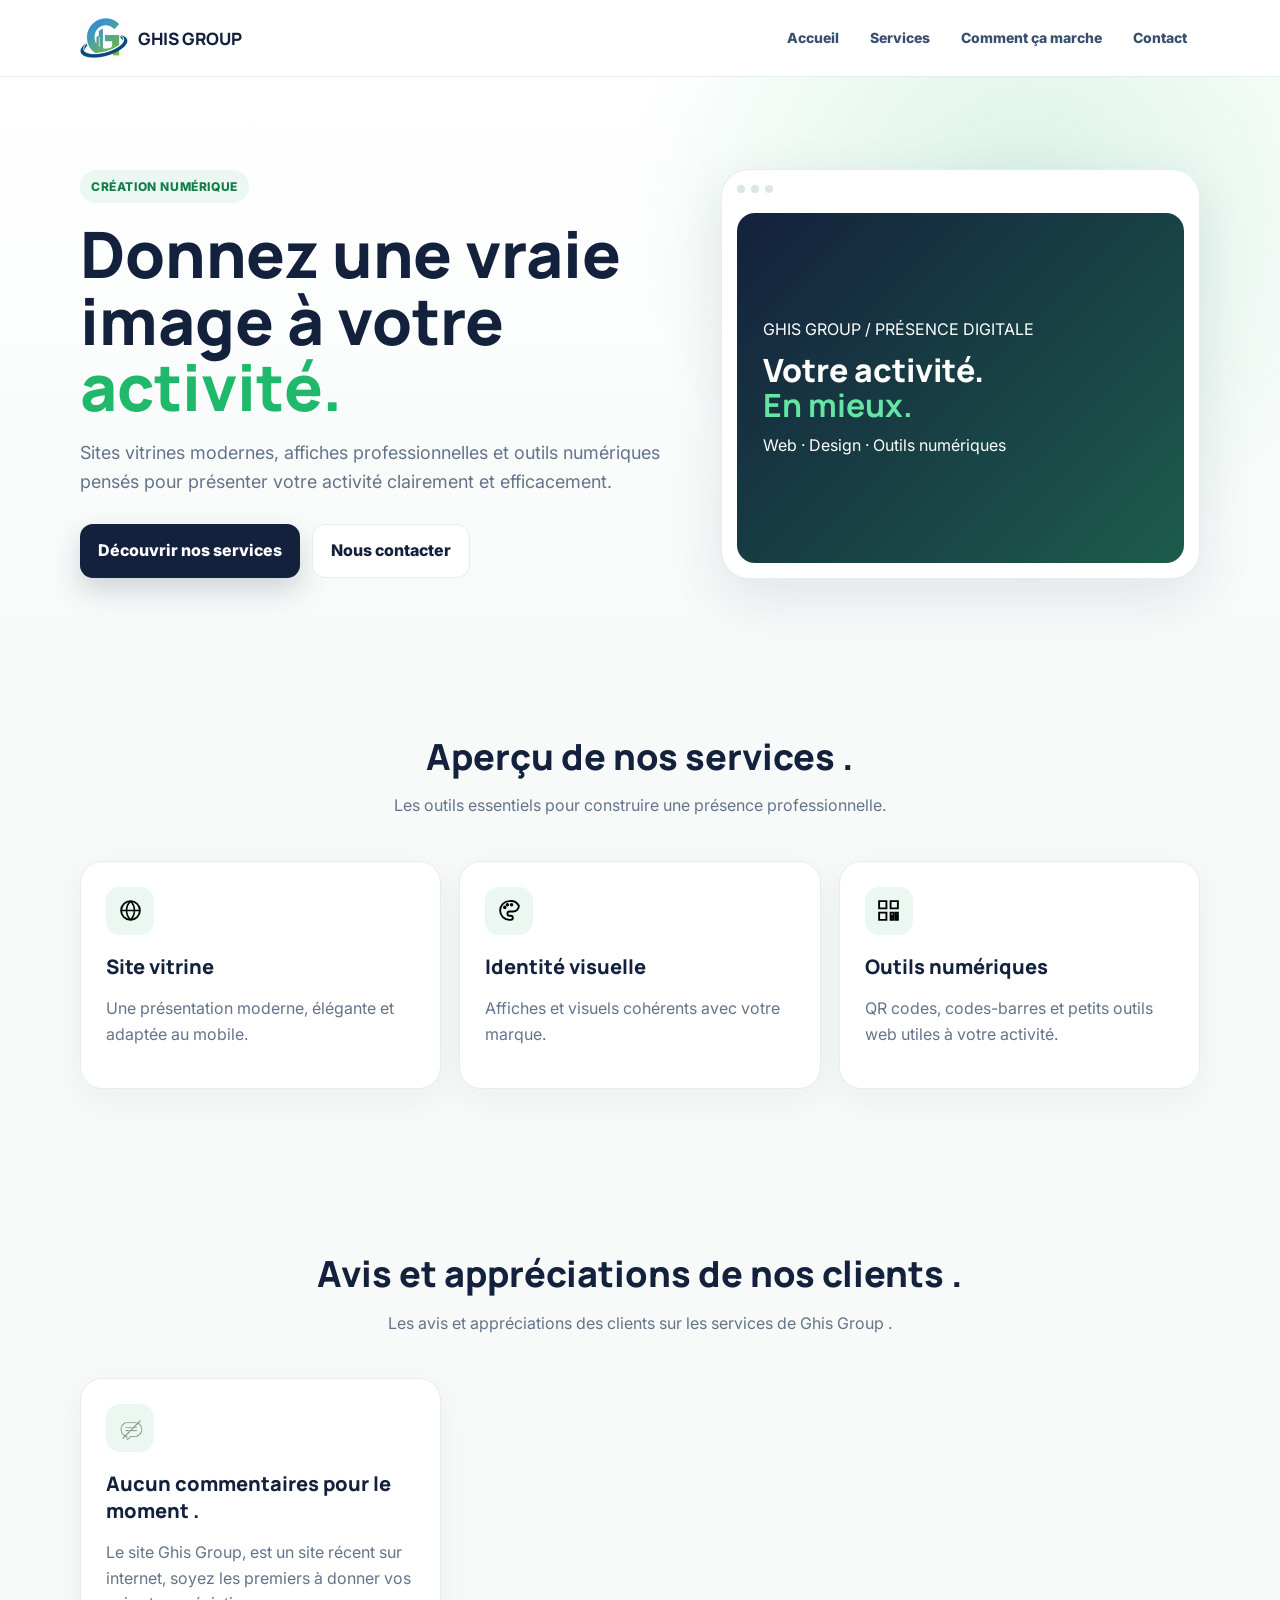
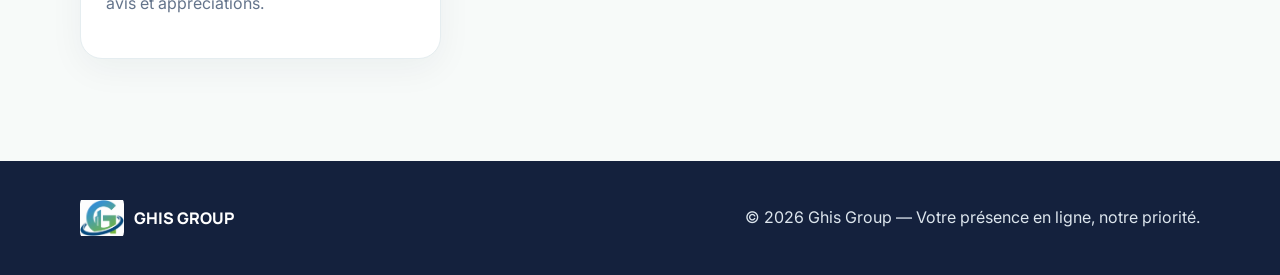
<file: index.html>
<!doctype htmlt>
  <html lang="fr">
  <head>
    <meta charset="utf-8">
    <meta name="viewport" content="width=device-width,initial-scale=1">
    <meta name="description" content="Ghis Group propose la création de sites web statiques modernes, la réalisation d'affiches professionnelles et la création de codes-barres et QR codes.">
    <meta name="google-site-verification" content="HmiMxPRSts0XyY6ig1wnrecAoasK3PknAayBUmInspU" />
    <title>Ghis Group — Création de sites web statiques, affiches, code barres & QR Codes</title>
    <link rel="stylesheet" href="css/style.css">
    <link rel="icon" href="/favicon.png" type="image/png">
<link rel="apple-touch-icon" href="/favicon.png">
    <script type="application/ld+json">
{
  "@context": "https://schema.org",
  "@type": "WebSite",
  "name": "Ghis Group",
  "url": "https://tchipservice85-cell.github.io/"
}
    </script>
    
    
  </head>
  <body>
    <header class="nav">
      <div class="container nav-inner">
        <a class="brand" href="index.html">
          <img src="assets/Ghis_Group.webp" alt="Logo Ghis Group">
          <span>GHIS GROUP</span>
          
        </a>
        <input id="menu-toggle" class="menu-toggle" type="checkbox">
        <label for="menu-toggle" class="menu-button" aria-label="Ouvrir le menu">
          <span>
            
          </span>
          <span>
            
          </span>
          <span>
            
          </span>
        </label>
        
        <nav class="menu">
          <a href="index.html">Accueil</a>
          <a href="services.html">Services</a>
          <a href="comment-ca-marche.html">Comment ça marche</a>
          <a href="contact.html">Contact</a>
          
        </nav>
      </div>
    </header>
    <main>
      <section class="hero">
        <div class="container hero-grid">
          <div class="reveal">
            <span class="eyebrow">Création numérique</span>
            <h1>Donnez une vraie image à votre <span>activité.</span>
              
            </h1>
            <p>Sites vitrines modernes, affiches professionnelles et outils numériques pensés pour présenter votre activité clairement et efficacement.</p>
            <div class="actions">
              <a class="btn btn-primary" href="services.html">Découvrir nos services</a>
              <a class="btn btn-secondary" href="contact.html">Nous contacter</a>
              
            </div></div>
          <div class="mockup reveal">
            <div class="mockbar">
              <i class="dot"></i>
              <i class="dot"></i>
              <i class="dot"></i>
              
            </div>
            <div class="screen">
              <span>GHIS GROUP / PRÉSENCE DIGITALE</span>
              <h3>Votre activité.<br>
                <strong>En mieux.</strong>
                
              </h3>
              <span>Web · Design · Outils numériques</span>
              
            </div></div></div>
      </section>
      <section class="section">
        <div class="container">
          <div class="section-head reveal">
            <h2>Aperçu de nos services .</h2>
            <p>Les outils essentiels pour construire une présence professionnelle.</p>
            
          </div>
          <div class="cards">
            <article class="card reveal">
            <div class="icon">
              <img src="assets/icons/globe.svg" alt=""></div><h3>Site vitrine</h3><p>Une présentation moderne, élégante et adaptée au mobile.</p></article><article class="card reveal"><div class="icon"><img src="assets/icons/palette.svg" alt=""></div>
            <h3>Identité visuelle</h3>
            <p>Affiches et visuels cohérents avec votre marque.</p>
            
          </article>
            <article class="card reveal">
              <div class="icon">
                <img src="assets/icons/qr.svg" alt="">
                
              </div>
              <h3>Outils numériques</h3>
              <p>QR codes, codes-barres et petits outils web utiles à votre activité.</p>
              
            </article>
            
          </div>
        </div>
      </section>
      
      
      <section class="section">
        <div class="container">
          <div class="section-head reveal">
            <h2>Avis et appréciations de nos clients .</h2>
            <p>Les avis et appréciations des clients sur les services de Ghis Group .</p>
            
          </div>
          <div class="cards">
            
            <article class="card reveal"><div class="icon">
              <img src="assets/icons/aucun.svg" alt=""></div>
            <h3>Aucun commentaires pour le moment .</h3>
            <p>Le site Ghis Group, est un site récent sur internet, soyez les premiers à donner vos avis et appréciations.</p>
            
          </div>
        </div>
      </section>
    </main>
    <footer>
      <div class="container footer-inner">
        <a class="footer-brand" href="index.html">
          <img src="assets/Ghis_Group.webp" alt="Logo Ghis Group">
            <span>GHIS GROUP</span>
          
        </a>
        <span>© 2026 Ghis Group — Votre présence en ligne, notre priorité.</span>
        
      </div>
    </footer>
    <script src="js/app.js">
    </script>
  </body>
 </html>
</file>
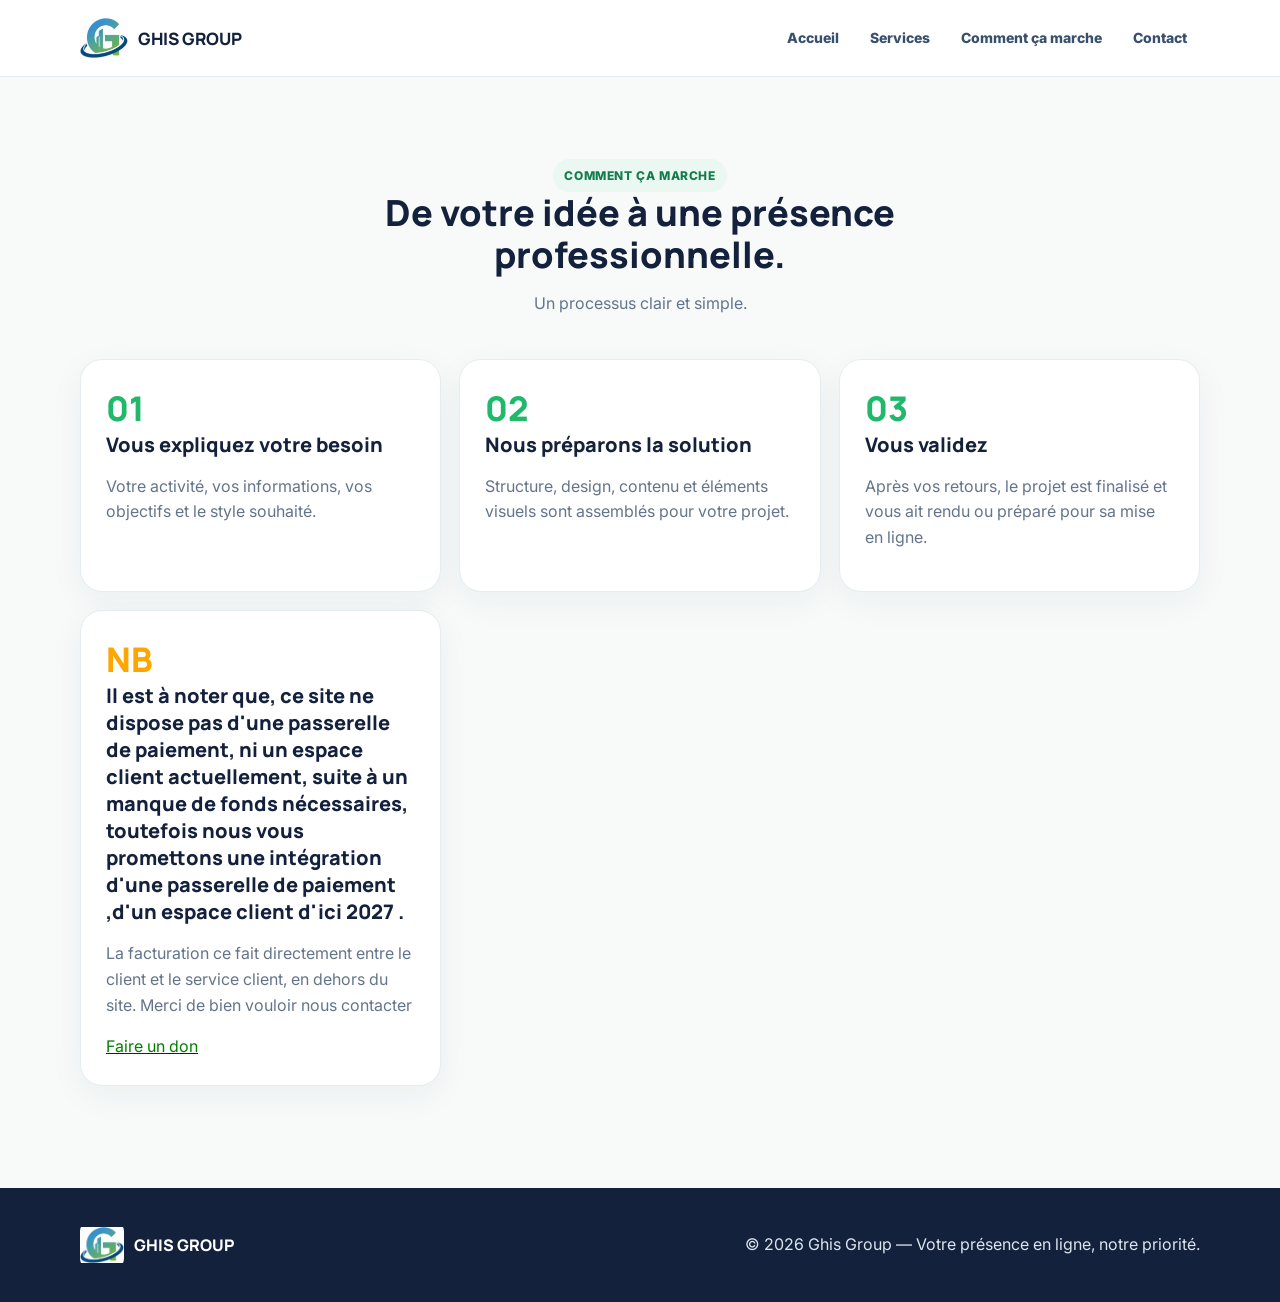
<file: comment-ca-marche.html>
<!doctype html><html lang="fr"><head><meta charset="utf-8"><meta name="viewport" content="width=device-width,initial-scale=1"><title>Comment ça marche — Ghis Group</title><meta name="description" content="Ghis Group — création de sites vitrines, affiches et solutions numériques."><link rel="stylesheet" href="css/style.css"></head><body><header class="nav"><div class="container nav-inner"><a class="brand" href="index.html"><img src="assets/Ghis_Group.webp" alt="Logo Ghis Group"><span>GHIS GROUP</span></a><input id="menu-toggle" class="menu-toggle" type="checkbox"><label for="menu-toggle" class="menu-button" aria-label="Ouvrir le menu"><span></span><span></span><span></span></label><nav class="menu"><a href="index.html">Accueil</a><a href="services.html">Services</a><a href="comment-ca-marche.html">Comment ça marche</a><a href="contact.html">Contact</a></nav></div></header><main><section class="section"><div class="container"><div class="section-head reveal"><span class="eyebrow">Comment ça marche</span><h2>De votre idée à une présence professionnelle.</h2><p>Un processus clair et simple.</p></div>
  <div class="steps">
    <div class="step reveal">
      <div class="number">01</div>
      <h3>Vous expliquez votre besoin</h3>
      <p>Votre activité, vos informations, vos objectifs et le style souhaité.</p></div>
    <div class="step reveal">
      <div class="number">02</div>
      <h3>Nous préparons la solution</h3>
      <p>Structure, design, contenu et éléments visuels sont assemblés pour votre projet.</p>
    </div>
    <div class="step reveal">
      <div class="number">03</div>
      <h3>Vous validez</h3>
  <p>Après vos retours, le projet est finalisé et vous ait rendu ou préparé pour sa mise en ligne.</p>
    </div>
    <div class="step reveal">
      <div class="number" style="color: orange;">NB</div>
      <h3>Il est à noter que, ce site ne dispose pas d'une passerelle de paiement, ni un espace client actuellement, suite à un manque de fonds nécessaires, toutefois nous vous promettons une intégration d'une passerelle de paiement ,d'un espace client d'ici 2027 .</h3>
      <p>La facturation ce fait directement entre le client et le service client, en dehors du site. Merci de bien vouloir nous contacter</p>
      <u>
        <a href="donate.html" style="color: green;">Faire un don</a>
      </u>
    </div>
  </div>
</div>
</section>
 </main>
  <footer>
    <div class="container footer-inner">
      <a class="footer-brand" href="index.html">
        <img src="assets/Ghis_Group.webp" alt="Logo Ghis Group">
        <span>GHIS GROUP</span>
      </a><span>© 2026 Ghis Group — Votre présence en ligne, notre priorité.</span>
    </div>
  </footer>
  <script src="js/app.js">
  </script>
</body></html>
</file>
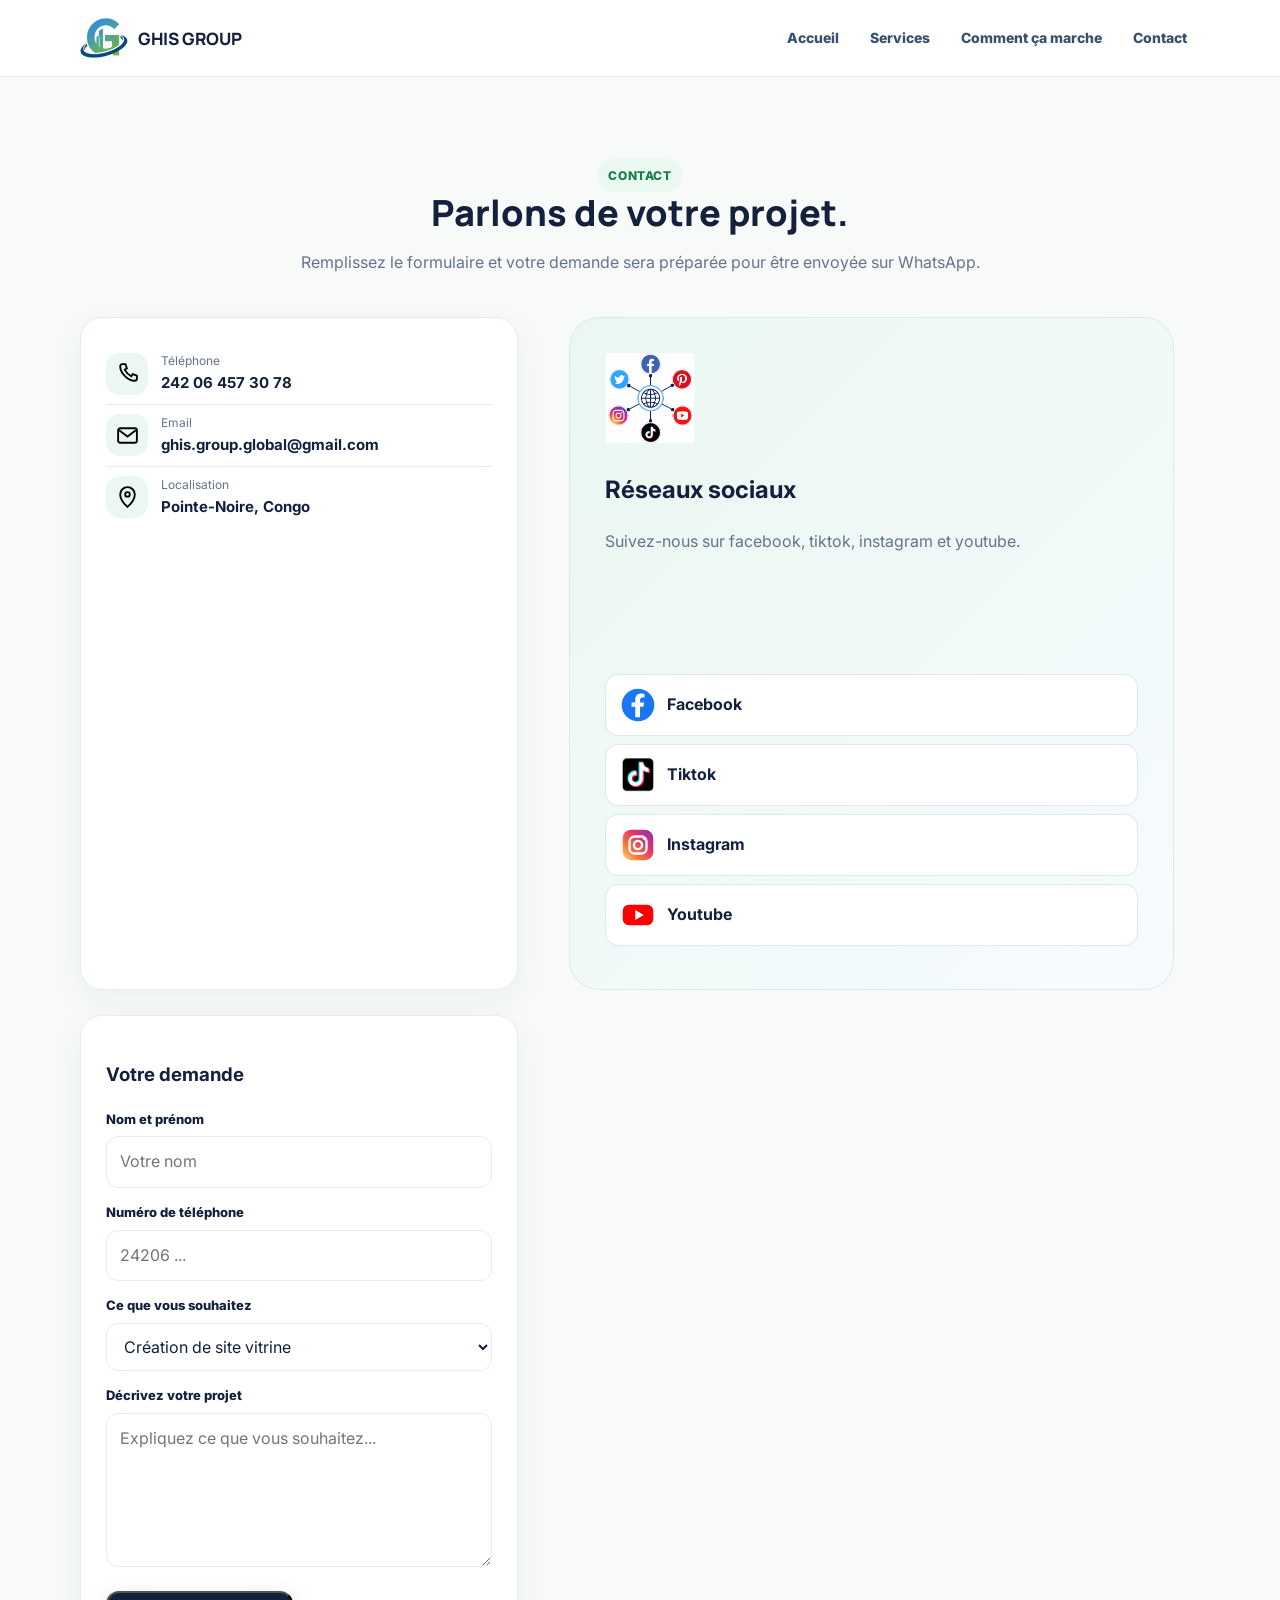
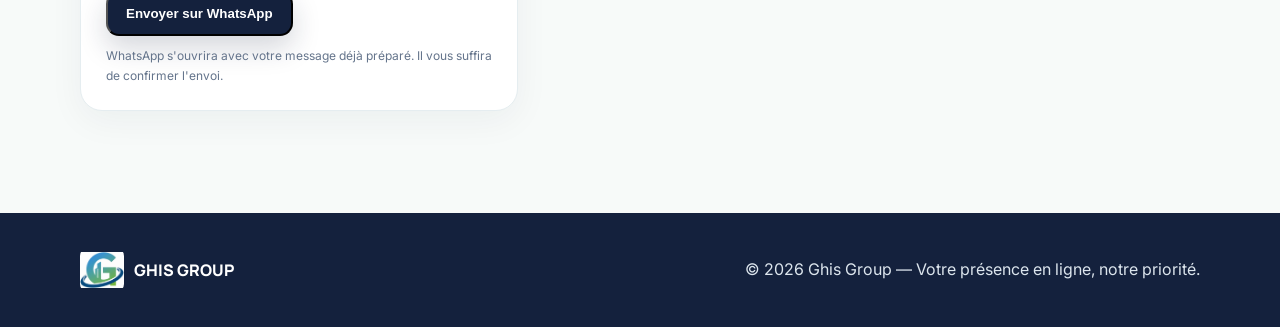
<file: contact.html>
<!doctype html><html lang="fr"><head><meta charset="utf-8"><meta name="viewport" content="width=device-width,initial-scale=1"><title>Contact — Ghis Group</title><meta name="description" content="Ghis Group — création de sites vitrines, affiches et solutions numériques."><link rel="stylesheet" href="css/style.css"></head><body>
  <header class="nav">
    <div class="container nav-inner">
    <a class="brand" href="index.html">
      <img src="assets/Ghis_Group.webp" alt="Logo Ghis Group"><span>GHIS GROUP</span></a>
    <input id="menu-toggle" class="menu-toggle" type="checkbox">
      <label for="menu-toggle" class="menu-button" aria-label="Ouvrir le menu">
        <span></span><span></span><span></span></label><nav class="menu"><a href="index.html">Accueil</a><a href="services.html">Services</a><a href="comment-ca-marche.html">Comment ça marche</a>
          <a href="contact.html">Contact</a></nav></div></header>
  <main>
    <section class="section">
      <div class="container">
      <div class="section-head reveal">
        <span class="eyebrow">Contact</span>
        <h2>Parlons de votre projet.</h2><p>Remplissez le formulaire et votre demande sera préparée pour être envoyée sur WhatsApp.</p></div>
      <div class="contact-grid">
        <div class="contact-box reveal">
          <div class="contact-row">
            <div class="icon">
              <img src="assets/icons/phone.svg" alt="">
               </div>
            <div>
              <small>Téléphone</small><strong>242 06 457 30 78</strong>
              
            </div></div>
          <div class="contact-row">
            <div class="icon">
              <img src="assets/icons/mail.svg" alt=""></div>
            <div><small>Email</small>
              <strong>ghis.group.global@gmail.com</strong>
              
            </div>
          </div>
          <div class="contact-row">
            <div class="icon">
              <img src="assets/icons/location.svg" alt=""></div>
            <div>
              <small>Localisation</small>
              <strong>Pointe-Noire, Congo</strong>
              
            </div></div></div>
      
      <section>
    <div class="wrap">
      <div class="contact">
        <div>
      <img src="assets/icons/reseaux-sociaux.svg" alt="Chat" style="width:90px;height:90px"><h2>Réseaux sociaux</h2>
      <p>Suivez-nous sur facebook, tiktok, instagram et youtube.</p>
      </div>
      <div>
        <a class="contact-item" href="https://www.facebook.com/profile.php?id=61587709744842">
        <img src="assets/icons/facebook.svg" alt="Téléphone">
        <span data-cms-phone>Facebook</span>
        </a>
        <a class="contact-item" href="tiktok.com/@tchipservice">
        <img src="assets/icons/tiktok.svg" alt="Téléphone">
        <span data-cms-phone>Tiktok</span>
        </a>
        <a class="contact-item" href="https://www.instagram.com/tchimpounaghislain?igsh=bzR3ZHlkcDVuNWpv">
          <img src="assets/icons/instagram.svg" alt="E-mail">
          <span data-cms-email>Instagram</span>
        </a>
        <a class="contact-item" href="https://youtube.com/@ghis_group?si=rC_FfP3HOGkXeurT">
        <img src="assets/icons/youtube.svg" alt="Téléphone">
        <span data-cms-phone>Youtube</span>
        </a>
      </div>
    </div></div>
  </section>
      <form class="contact-box reveal" id="contact-form">
        <h3>Votre demande</h3><label for="name">Nom et prénom</label>
        <input id="name" name="name" required placeholder="Votre nom">
        <label for="phone">Numéro de téléphone</label>
        <input id="phone" name="phone" type="tel" required placeholder="24206 ...">
        <label for="service">Ce que vous souhaitez</label>
        <select id="service" name="service" required>
          <option>Création de site vitrine</option>
          <option>Création d'affiche</option><option>QR code</option>
          <option>Code-barres</option>
          <option>Création de CV</option>
          <option>Création de logo, icon</option>
          <option>Autre demande</option></select><label for="details">Décrivez votre projet</label><textarea id="details" name="details" rows="5" required placeholder="Expliquez ce que vous souhaitez..."></textarea><button class="btn btn-primary" type="submit">Envoyer sur WhatsApp</button><p class="form-note">WhatsApp s'ouvrira avec votre message déjà préparé. Il vous suffira de confirmer l'envoi.</p></form></div></div></section></main><footer><div class="container footer-inner"><a class="footer-brand" href="index.html"><img src="assets/Ghis_Group.webp" alt="Logo Ghis Group"><span>GHIS GROUP</span></a><span>© 2026 Ghis Group — Votre présence en ligne, notre priorité.</span></div></footer><script src="js/app.js"></script></body></html>
</file>
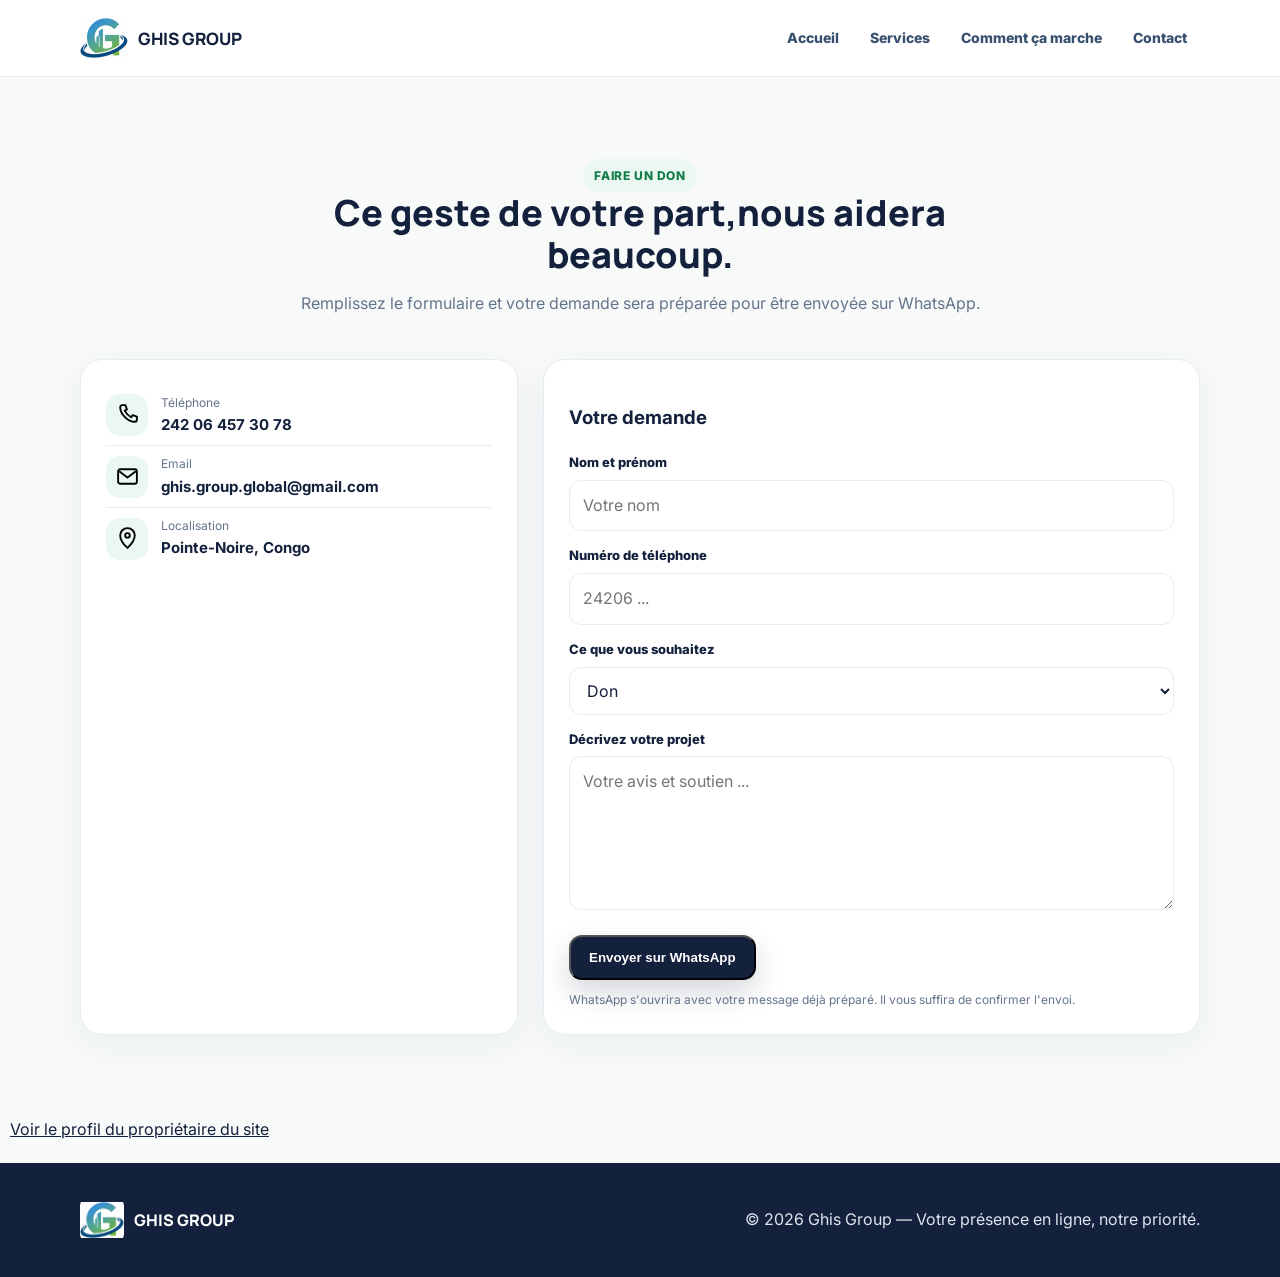
<file: donate.html>
<!doctype html><html lang="fr"><head><meta charset="utf-8"><meta name="viewport" content="width=device-width,initial-scale=1"><title>Contact — Ghis Group</title><meta name="description" content="Ghis Group — création de sites vitrines, affiches et solutions numériques."><link rel="stylesheet" href="css/style.css"></head><body>
  <header class="nav">
    <div class="container nav-inner">
    <a class="brand" href="index.html">
      <img src="assets/Ghis_Group.webp" alt="Logo Ghis Group"><span>GHIS GROUP</span></a>
    <input id="menu-toggle" class="menu-toggle" type="checkbox">
      <label for="menu-toggle" class="menu-button" aria-label="Ouvrir le menu">
        <span></span><span></span><span></span></label><nav class="menu"><a href="index.html">Accueil</a><a href="services.html">Services</a><a href="comment-ca-marche.html">Comment ça marche</a>
          <a href="contact.html">Contact</a></nav></div></header>
  <main>
    <section class="section">
      <div class="container">
      <div class="section-head reveal">
        <span class="eyebrow">Faire un don</span>
        <h2>Ce geste de votre part,nous aidera beaucoup.</h2><p>Remplissez le formulaire et votre demande sera préparée pour être envoyée sur WhatsApp.</p></div>
      <div class="contact-grid">
        <div class="contact-box reveal">
          <div class="contact-row">
            <div class="icon">
              <img src="assets/icons/phone.svg" alt="">
               </div>
            <div>
              <small>Téléphone</small><strong>242 06 457 30 78</strong>
              
            </div></div>
          <div class="contact-row">
            <div class="icon">
              <img src="assets/icons/mail.svg" alt=""></div>
            <div><small>Email</small>
              <strong>ghis.group.global@gmail.com</strong>
              
            </div>
          </div>
          <div class="contact-row">
            <div class="icon">
              <img src="assets/icons/location.svg" alt=""></div>
            <div>
              <small>Localisation</small>
              <strong>Pointe-Noire, Congo</strong>
              
            </div></div></div>
      
      
      <form class="contact-box reveal" id="contact-form">
        <h3>Votre demande</h3><label for="name">Nom et prénom</label>
        <input id="name" name="name" required placeholder="Votre nom">
        <label for="phone">Numéro de téléphone</label>
        <input id="phone" name="phone" type="tel" required placeholder="24206 ...">
        <label for="service">Ce que vous souhaitez</label>
        <select id="service" name="service" required>
          <option>Don</option>
          <option>Autre </option></select>
        <label for="details">Décrivez votre projet</label><textarea id="details" name="details" rows="5" required placeholder="Votre avis et soutien ..."></textarea><button class="btn btn-primary" type="submit">Envoyer sur WhatsApp</button><p class="form-note">WhatsApp s'ouvrira avec votre message déjà préparé. Il vous suffira de confirmer l'envoi.</p></form></div></div>
      
    </section>
    <u><a href="founder.html" style="padding-left: 10px;">Voir le profil du propriétaire du site</a></u>
  </main><footer><div class="container footer-inner"><a class="footer-brand" href="index.html"><img src="assets/Ghis_Group.webp" alt="Logo Ghis Group"><span>GHIS GROUP</span></a><span>© 2026 Ghis Group — Votre présence en ligne, notre priorité.</span></div></footer><script src="js/app.js"></script></body></html>
</file>
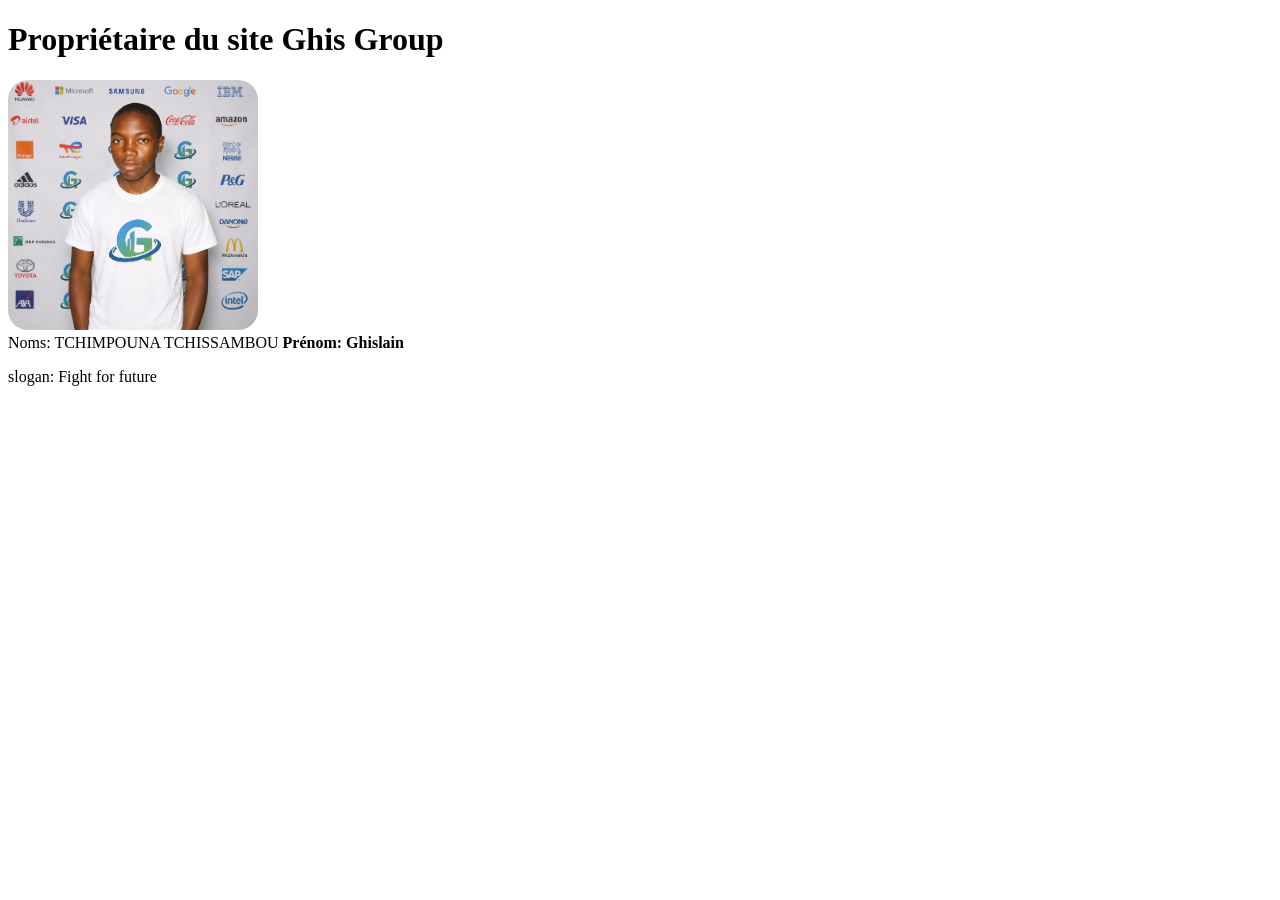
<file: founder.html>
<!DOCTYPE html>

<html>
<head>
  <meta http-equiv="CONTENT-TYPE" content="text/html; charset=UTF-8">
  <title>Hello, World!</title>
</head>
<body>
  <h1>
    Propriétaire du site Ghis Group
  </h1>
  <img src=assets/icons/ghis.png style="width: 250px; height: auto; border-radius: 20px;">
  <div>
    <srong>Noms: TCHIMPOUNA TCHISSAMBOU</srong>
    <strong>Prénom: Ghislain</strong>
    <p>slogan: Fight for future</p>
  </div>
</body>
</html>
</file>
<file: css/style.css>
@import url("https://fonts.googleapis.com/css2?family=Inter:wght@400;600;700;800&family=Manrope:wght@700;800&display=swap");
:root{--ink:#14213d;
  --green:#20b96b;
  --darkgreen:#137c49;
  --mint:#eaf8f1;
  --bg:#f7faf9;
  --muted:#64748b;
  --line:#e5edf0;
  --shadow:0 18px 55px rgba(20,33,61,.10)
}

*{box-sizing:border-box}
html{scroll-behavior:smooth}
body{margin:0;font-family:Inter,Arial,sans-serif;
  color:var(--ink);background:var(--bg);
  line-height:1.6
}
.wrap{width:min(1120px,92%);margin:auto}
.contact{background:linear-gradient(135deg,#eaf7f0,#f6fbff);border:1px solid #dcebe5;border-radius:30px;padding:35px;display:grid;grid-template-rows:1fr 1fr;gap:25px}
.contact p{color:#64748b;margin:8px 0 20px}
.contact a.contact-item{display:flex;align-items:center;gap:12px;background:#fff;border:1px solid #dfe6ed;padding:13px 15px;border-radius:13px;margin:8px 0;font-weight:700}
.contact-item img{width:34px;height:34px;object-fit:contain}

a{text-decoration:none;
  color:inherit
}
.container{
  width:min(1120px,calc(100% - 32px));
  margin:auto
}
.nav{position:sticky;
  top:0;
  z-index:50;
  background:rgba(255,255,255,.92);
  backdrop-filter:blur(14px);
  border-bottom:1px solid var(--line)
}
.nav-inner{
  min-height:76px;
  display:flex;
  align-items:center;
  justify-content:space-between;
  position:relative
}
.brand img{
  width:185px;
  display:block
}
.menu{display:flex;
  gap:5px;
  align-items:center
}

.menu a{
  padding:10px 13px;
  border-radius:12px;
  font-size:14px;font-weight:800;color:#36506e;transition:.25s}.menu a:hover,.menu a.active{background:var(--mint);color:var(--darkgreen)}
.menu-toggle{display:none}.menu-button{display:none;width:46px;height:46px;border:1px solid var(--line);border-radius:50%;background:#fff;align-items:center;justify-content:center;flex-direction:column;gap:4px;cursor:pointer;box-shadow:0 8px 22px rgba(20,33,61,.08)}.menu-button span{width:20px;height:2.5px;border-radius:5px;background:var(--ink);transition:.3s}
.hero{padding:92px 0 75px;background:radial-gradient(circle at 80% 20%,rgba(32,185,107,.16),transparent 35%),linear-gradient(#fff,var(--bg));overflow:hidden}.hero-grid{display:grid;grid-template-columns:1.1fr .9fr;gap:55px;align-items:center}.eyebrow{display:inline-flex;padding:7px 11px;border-radius:999px;background:var(--mint);color:var(--darkgreen);font-weight:800;font-size:12px;letter-spacing:.05em;text-transform:uppercase}.hero h1{font:800 clamp(40px,5vw,68px)/1.04 Manrope;margin:18px 0}.hero h1 span{color:var(--green)}.hero p{font-size:18px;color:var(--muted);max-width:620px}.actions{display:flex;gap:12px;flex-wrap:wrap;margin-top:28px}.btn{display:inline-flex;align-items:center;justify-content:center;padding:13px 18px;border-radius:13px;font-weight:800;transition:.25s}.btn-primary{background:var(--ink);color:#fff;box-shadow:0 12px 28px rgba(20,33,61,.18)}.btn-primary:hover{transform:translateY(-2px)}.btn-secondary{background:#fff;border:1px solid var(--line)}
.mockup{background:#fff;border:1px solid var(--line);border-radius:28px;padding:15px;box-shadow:var(--shadow);transform:rotate(2deg);animation:float 5s ease-in-out infinite}.mockbar{height:28px;display:flex;gap:6px}.dot{width:8px;height:8px;border-radius:50%;background:#dce5e8}.screen{border-radius:18px;background:linear-gradient(135deg,#14213d,#1c5c4b);min-height:350px;padding:26px;color:#fff;display:flex;flex-direction:column;justify-content:center}.screen h3{font:800 32px/1.1 Manrope;margin:10px 0}.screen strong{color:#65e5a4}
.section{padding:82px 0}
.section-head{text-align:center;max-width:700px;margin:0 auto 42px}
.section-head h2{font:800 36px/1.15 Manrope;margin:0 0 12px}
.section-head p,.card p,.step p{color:var(--muted)}
.cards,.steps{display:grid;grid-template-columns:repeat(3,1fr);gap:18px}
.card,.step,.contact-box{background:#fff;border:1px solid var(--line);border-radius:22px;padding:25px;box-shadow:0 10px 35px rgba(20,33,61,.05);transition:.3s}
.card:hover,.step:hover{transform:translateY(-6px);box-shadow:var(--shadow)}.icon{width:48px;height:48px;border-radius:14px;background:var(--mint);color:var(--darkgreen);display:grid;place-items:center;margin-bottom:18px}
.icon img{width:25px;height:25px}.card h3,.step h3{margin:0 0 7px;font:800 20px Manrope}
.number{font:800 34px Manrope;color:var(--green)}
.contact-grid > *,
.contact-row > div:last-child {
    min-width: 0;
}

.contact-row strong {
    overflow-wrap: anywhere;
    word-break: break-word;
}
.contact-grid{display:grid;grid-template-columns:.8fr 1.2fr;gap:25px}
.contact-row{display:flex;gap:13px;align-items:center;padding:8px 0;border-bottom:1px solid var(--line)}
.contact-row:last-child{border:0}
.contact-row .icon{margin:0;width:42px;height:42px}
.contact-row small{display:block;color:var(--muted);font-size:12px}
.contact-row strong{font-size:15px}
footer{background:var(--ink);color:#dce5ed;padding:35px 0;margin-top:20px}.footer-inner{display:flex;justify-content:space-between;align-items:center;gap:20px}.footer-brand{width:160px;}.reveal{opacity:0;transform:translateY(20px);transition:.7s}.reveal.show{opacity:1;transform:none}@keyframes float{50%{transform:rotate(2deg) translateY(-9px)}}
@media(max-width:760px){.brand img{width:155px}.menu-button{display:flex}.menu{position:absolute;top:100%;left:0;right:0;background:#fff;flex-direction:column;align-items:stretch;gap:4px;padding:0 15px;max-height:0;overflow:hidden;opacity:0;visibility:hidden;border-bottom:1px solid var(--line);box-shadow:0 15px 30px rgba(20,33,61,.08);transition:.35s}.menu a{width:100%;padding:13px 15px}.menu-toggle:checked~.menu{max-height:420px;padding:12px 15px;opacity:1;visibility:visible}.menu-toggle:checked+.menu-button span:nth-child(1){transform:translateY(6.5px) rotate(45deg)}.menu-toggle:checked+.menu-button span:nth-child(2){opacity:0}.menu-toggle:checked+.menu-button span:nth-child(3){transform:translateY(-6.5px) rotate(-45deg)}.hero{padding:60px 0}.hero-grid,.cards,.steps,.contact-grid{grid-template-columns:1fr}.hero h1{font-size:44px}.mockup{transform:none}.section{padding:65px 0}.footer-inner{flex-direction:column;align-items:flex-start}}@media(prefers-reduced-motion:reduce){*{animation:none!important;transition:none!important}.reveal{opacity:1;transform:none}}
.brand{display:flex;align-items:center;gap:10px;font:800 17px Manrope;color:var(--ink);white-space:nowrap}.brand img{width:48px;height:48px;object-fit:contain;border-radius:9px}.footer-brand{display:flex;align-items:center;gap:10px;color:#fff;font:800 16px Manrope}.footer-brand img{width:44px;height:44px;object-fit:contain;border-radius:8px}.footer-brand span{display:block}
.contact-box label,.tool label{display:block;font-weight:800;font-size:13px;margin:14px 0 7px}.contact-box input,.contact-box select,.contact-box textarea,.tool-input{width:100%;font:inherit;border:1px solid var(--line);border-radius:12px;padding:12px 13px;background:#fff;color:var(--ink);outline:none;transition:.2s}.contact-box input:focus,.contact-box select:focus,.contact-box textarea:focus,.tool-input:focus{border-color:var(--green);box-shadow:0 0 0 4px rgba(32,185,107,.10)}.contact-box textarea{resize:vertical}.contact-box button{margin-top:17px}.form-note{font-size:12px!important;color:var(--muted);margin:10px 0 0!important}.tool-heading{margin-top:65px}.tools-grid{display:grid;grid-template-columns:repeat(2,1fr);gap:18px}.tool-output{min-height:95px;margin-top:16px;display:grid;place-items:center;overflow:auto;border-radius:12px;background:#f8fbfa;padding:12px}.tool-output img{max-width:180px}.tool-output svg{max-width:240px;height:auto}.tool .btn{border:0;cursor:pointer;margin-top:12px}
@media(max-width:760px){.brand img{width:43px;height:43px}.brand{font-size:15px}.tools-grid{grid-template-columns:1fr}.tool-heading{margin-top:50px}}
</file>
